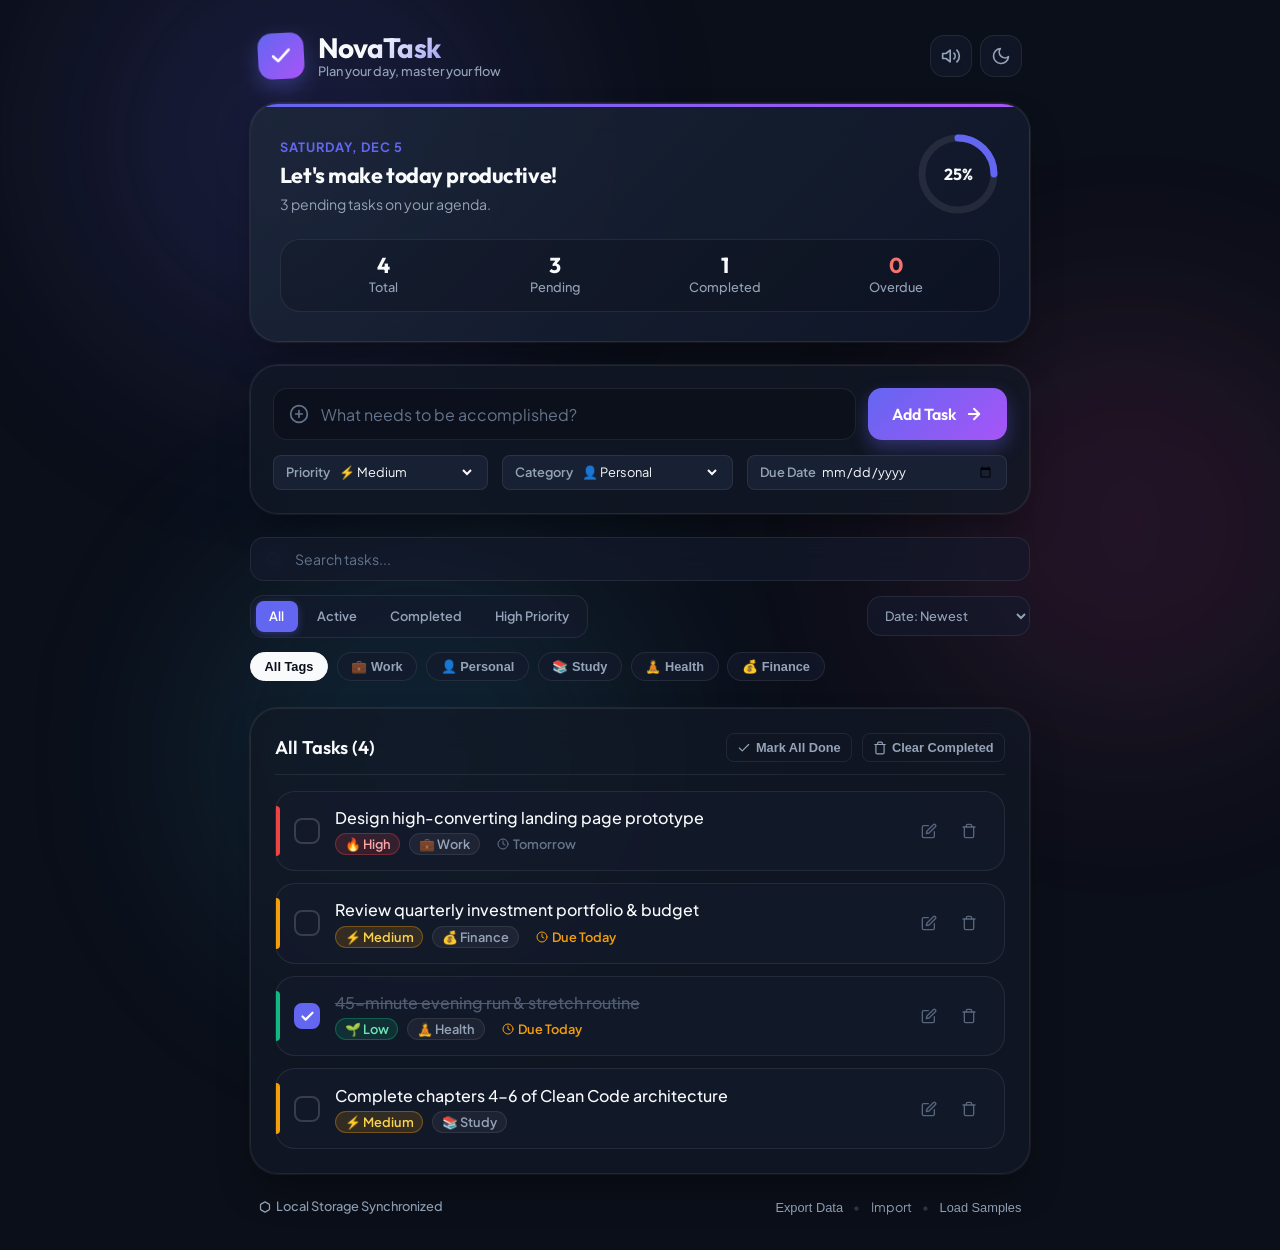
<file: index.html>
<!DOCTYPE html>
<html lang="en">
<head>
  <meta charset="UTF-8">
  <meta name="viewport" content="width=device-width, initial-scale=1.0">
  <meta name="description" content="NovaTask - A sleek, modern, and aesthetic task management to-do application with local storage persistence.">
  <title>NovaTask — Modern To-Do & Task Manager</title>
  <link rel="preconnect" href="https://fonts.googleapis.com">
  <link rel="preconnect" href="https://fonts.gstatic.com" crossorigin>
  <link href="https://fonts.googleapis.com/css2?family=Outfit:wght@400;500;600;700&family=Plus+Jakarta+Sans:wght@400;500;600;700&display=swap" rel="stylesheet">
  <link rel="stylesheet" href="style.css">
</head>
<body data-theme="dark">
  <!-- Dynamic Background Glow Elements -->
  <div class="ambient-glow glow-1" aria-hidden="true"></div>
  <div class="ambient-glow glow-2" aria-hidden="true"></div>
  <div class="ambient-glow glow-3" aria-hidden="true"></div>

  <!-- Confetti Canvas -->
  <canvas id="confetti-canvas" aria-hidden="true"></canvas>

  <div class="app-container">
    <!-- Header -->
    <header class="app-header">
      <div class="header-brand">
        <div class="logo-icon">
          <svg width="24" height="24" viewBox="0 0 24 24" fill="none" stroke="currentColor" stroke-width="2.5" stroke-linecap="round" stroke-linejoin="round">
            <polyline points="20 6 9 17 4 12"></polyline>
          </svg>
        </div>
        <div>
          <h1 class="logo-title">NovaTask</h1>
          <p class="logo-subtitle">Plan your day, master your flow</p>
        </div>
      </div>

      <div class="header-actions">
        <!-- Sound Effect Toggle -->
        <button id="toggle-sound-btn" class="icon-btn" title="Toggle Sound Effects" aria-label="Toggle Sound Effects">
          <svg class="sound-on-icon" width="20" height="20" viewBox="0 0 24 24" fill="none" stroke="currentColor" stroke-width="2" stroke-linecap="round" stroke-linejoin="round">
            <polygon points="11 5 6 9 2 9 2 15 6 15 11 19 11 5"></polygon>
            <path d="M19.07 4.93a10 10 0 0 1 0 14.14M15.54 8.46a5 5 0 0 1 0 7.07"></path>
          </svg>
          <svg class="sound-off-icon hidden" width="20" height="20" viewBox="0 0 24 24" fill="none" stroke="currentColor" stroke-width="2" stroke-linecap="round" stroke-linejoin="round">
            <polygon points="11 5 6 9 2 9 2 15 6 15 11 19 11 5"></polygon>
            <line x1="23" y1="9" x2="17" y2="15"></line>
            <line x1="17" y1="9" x2="23" y2="15"></line>
          </svg>
        </button>

        <!-- Theme Toggle -->
        <button id="theme-toggle-btn" class="icon-btn" title="Toggle Theme" aria-label="Toggle Theme">
          <svg class="moon-icon" width="20" height="20" viewBox="0 0 24 24" fill="none" stroke="currentColor" stroke-width="2" stroke-linecap="round" stroke-linejoin="round">
            <path d="M21 12.79A9 9 0 1 1 11.21 3 7 7 0 0 0 21 12.79z"></path>
          </svg>
          <svg class="sun-icon hidden" width="20" height="20" viewBox="0 0 24 24" fill="none" stroke="currentColor" stroke-width="2" stroke-linecap="round" stroke-linejoin="round">
            <circle cx="12" cy="12" r="5"></circle>
            <line x1="12" y1="1" x2="12" y2="3"></line>
            <line x1="12" y1="21" x2="12" y2="23"></line>
            <line x1="4.22" y1="4.22" x2="5.64" y2="5.64"></line>
            <line x1="18.36" y1="18.36" x2="19.78" y2="19.78"></line>
            <line x1="1" y1="12" x2="3" y2="12"></line>
            <line x1="21" y1="12" x2="23" y2="12"></line>
            <line x1="4.22" y1="19.78" x2="5.64" y2="18.36"></line>
            <line x1="18.36" y1="5.64" x2="19.78" y2="4.22"></line>
          </svg>
        </button>
      </div>
    </header>

    <!-- Stats Card Dashboard -->
    <section class="stats-card">
      <div class="stats-content">
        <div class="stats-text">
          <span class="stats-greeting" id="date-display">Today</span>
          <h2 class="stats-headline" id="stats-headline">Let's make today productive!</h2>
          <p class="stats-subtitle" id="stats-subtitle">You have 0 tasks completed</p>
        </div>
        <div class="progress-ring-container">
          <svg class="progress-ring" width="84" height="84" viewBox="0 0 84 84">
            <circle class="progress-ring-track" cx="42" cy="42" r="36" />
            <circle class="progress-ring-fill" id="progress-circle" cx="42" cy="42" r="36" />
          </svg>
          <div class="progress-text">
            <span id="progress-percent">0%</span>
          </div>
        </div>
      </div>

      <div class="quick-stats-row">
        <div class="quick-stat-item">
          <span class="stat-number" id="total-tasks-count">0</span>
          <span class="stat-label">Total</span>
        </div>
        <div class="quick-stat-divider"></div>
        <div class="quick-stat-item">
          <span class="stat-number" id="active-tasks-count">0</span>
          <span class="stat-label">Pending</span>
        </div>
        <div class="quick-stat-divider"></div>
        <div class="quick-stat-item">
          <span class="stat-number" id="completed-tasks-count">0</span>
          <span class="stat-label">Completed</span>
        </div>
        <div class="quick-stat-divider"></div>
        <div class="quick-stat-item">
          <span class="stat-number text-urgent" id="overdue-tasks-count">0</span>
          <span class="stat-label">Overdue</span>
        </div>
      </div>
    </section>

    <!-- Task Input Form -->
    <section class="task-input-section">
      <form id="task-form" class="task-form" autocomplete="off">
        <div class="input-main-row">
          <div class="input-field-wrapper">
            <span class="input-icon">
              <svg width="20" height="20" viewBox="0 0 24 24" fill="none" stroke="currentColor" stroke-width="2" stroke-linecap="round" stroke-linejoin="round">
                <circle cx="12" cy="12" r="10"></circle>
                <line x1="12" y1="8" x2="12" y2="16"></line>
                <line x1="8" y1="12" x2="16" y2="12"></line>
              </svg>
            </span>
            <input 
              type="text" 
              id="task-title-input" 
              placeholder="What needs to be accomplished?" 
              maxlength="120"
              required
              aria-label="New task title"
            >
          </div>
          <button type="submit" id="add-task-btn" class="primary-btn">
            <span>Add Task</span>
            <svg width="18" height="18" viewBox="0 0 24 24" fill="none" stroke="currentColor" stroke-width="2.5" stroke-linecap="round" stroke-linejoin="round">
              <line x1="5" y1="12" x2="19" y2="12"></line>
              <polyline points="12 5 19 12 12 19"></polyline>
            </svg>
          </button>
        </div>

        <!-- Task Metadata Options -->
        <div class="input-options-row">
          <!-- Priority Selector -->
          <div class="option-group">
            <label for="task-priority-select" class="option-label">Priority</label>
            <select id="task-priority-select" class="select-input">
              <option value="low">🌱 Low</option>
              <option value="medium" selected>⚡ Medium</option>
              <option value="high">🔥 High</option>
            </select>
          </div>

          <!-- Category Selector -->
          <div class="option-group">
            <label for="task-category-select" class="option-label">Category</label>
            <select id="task-category-select" class="select-input">
              <option value="Work">💼 Work</option>
              <option value="Personal" selected>👤 Personal</option>
              <option value="Study">📚 Study</option>
              <option value="Health">🧘 Health</option>
              <option value="Finance">💰 Finance</option>
            </select>
          </div>

          <!-- Due Date -->
          <div class="option-group">
            <label for="task-due-date" class="option-label">Due Date</label>
            <input type="date" id="task-due-date" class="date-input">
          </div>
        </div>
      </form>
    </section>

    <!-- Toolbar: Search, Filters, and Sorting -->
    <section class="toolbar-section">
      <!-- Search Input -->
      <div class="search-bar">
        <svg class="search-icon" width="16" height="16" viewBox="0 0 24 24" fill="none" stroke="currentColor" stroke-width="2" stroke-linecap="round" stroke-linejoin="round">
          <circle cx="11" cy="11" r="8"></circle>
          <line x1="21" y1="21" x2="16.65" y2="16.65"></line>
        </svg>
        <input type="text" id="search-input" placeholder="Search tasks..." aria-label="Search tasks">
        <button id="clear-search-btn" class="clear-search-btn hidden" aria-label="Clear search">×</button>
      </div>

      <!-- Filter Tabs -->
      <div class="filter-tabs-wrapper">
        <div class="filter-tabs" role="tablist">
          <button class="tab-btn active" data-filter="all" role="tab" aria-selected="true">All</button>
          <button class="tab-btn" data-filter="active" role="tab" aria-selected="false">Active</button>
          <button class="tab-btn" data-filter="completed" role="tab" aria-selected="false">Completed</button>
          <button class="tab-btn" data-filter="high-priority" role="tab" aria-selected="false">High Priority</button>
        </div>

        <div class="sort-control">
          <label for="sort-select" class="sr-only">Sort by</label>
          <select id="sort-select" class="sort-select" aria-label="Sort tasks">
            <option value="date-new">Date: Newest</option>
            <option value="date-old">Date: Oldest</option>
            <option value="priority-desc">Priority: High → Low</option>
            <option value="due-soon">Due Date: Soonest</option>
            <option value="alphabetical">Name: A → Z</option>
          </select>
        </div>
      </div>

      <!-- Category Filter Pills -->
      <div class="category-pills" id="category-pills">
        <button class="category-pill active" data-category="all">All Tags</button>
        <button class="category-pill" data-category="Work">💼 Work</button>
        <button class="category-pill" data-category="Personal">👤 Personal</button>
        <button class="category-pill" data-category="Study">📚 Study</button>
        <button class="category-pill" data-category="Health">🧘 Health</button>
        <button class="category-pill" data-category="Finance">💰 Finance</button>
      </div>
    </section>

    <!-- Task List Section -->
    <main class="tasks-section">
      <div class="tasks-header">
        <h3 id="current-view-title" class="current-view-title">All Tasks</h3>
        <div class="bulk-actions">
          <button id="mark-all-done-btn" class="bulk-btn" title="Toggle all tasks completion">
            <svg width="14" height="14" viewBox="0 0 24 24" fill="none" stroke="currentColor" stroke-width="2" stroke-linecap="round" stroke-linejoin="round">
              <polyline points="20 6 9 17 4 12"></polyline>
            </svg>
            <span>Mark All Done</span>
          </button>
          <button id="clear-completed-btn" class="bulk-btn text-danger" title="Remove all completed tasks">
            <svg width="14" height="14" viewBox="0 0 24 24" fill="none" stroke="currentColor" stroke-width="2" stroke-linecap="round" stroke-linejoin="round">
              <polyline points="3 6 5 6 21 6"></polyline>
              <path d="M19 6v14a2 2 0 0 1-2 2H7a2 2 0 0 1-2-2V6m3 0V4a2 2 0 0 1 2-2h4a2 2 0 0 1 2 2v2"></path>
            </svg>
            <span>Clear Completed</span>
          </button>
        </div>
      </div>

      <ul id="task-list" class="task-list" aria-label="Task list">
        <!-- Rendered dynamically by JavaScript -->
      </ul>

      <!-- Empty State -->
      <div id="empty-state" class="empty-state hidden">
        <div class="empty-state-art">
          <svg width="64" height="64" viewBox="0 0 24 24" fill="none" stroke="currentColor" stroke-width="1.5" stroke-linecap="round" stroke-linejoin="round">
            <path d="M14 2H6a2 2 0 0 0-2 2v16a2 2 0 0 0 2 2h12a2 2 0 0 0 2-2V8z"></path>
            <polyline points="14 2 14 8 20 8"></polyline>
            <path d="M9 15l2 2 4-4"></path>
          </svg>
        </div>
        <h4 class="empty-title">No tasks found</h4>
        <p class="empty-desc">Your task list is clear! Enjoy the moment or add a new goal above.</p>
      </div>
    </main>

    <!-- Footer & Utilities -->
    <footer class="app-footer">
      <div class="footer-left">
        <span class="storage-badge">
          <svg width="12" height="12" viewBox="0 0 24 24" fill="none" stroke="currentColor" stroke-width="2.5" stroke-linecap="round" stroke-linejoin="round">
            <path d="M21 16V8a2 2 0 0 0-1-1.73l-7-4a2 2 0 0 0-2 0l-7 4A2 2 0 0 0 3 8v8a2 2 0 0 0 1 1.73l7 4a2 2 0 0 0 2 0l7-4A2 2 0 0 0 21 16z"></path>
          </svg>
          Local Storage Synchronized
        </span>
      </div>
      <div class="footer-right">
        <button id="export-btn" class="footer-link-btn" title="Export tasks as JSON file">Export Data</button>
        <span class="footer-dot">•</span>
        <label for="import-file" class="footer-link-btn" title="Import tasks from JSON file">Import</label>
        <input type="file" id="import-file" accept=".json" class="hidden">
        <span class="footer-dot">•</span>
        <button id="reset-sample-btn" class="footer-link-btn" title="Load sample demo tasks">Load Samples</button>
      </div>
    </footer>
  </div>

  <!-- Edit Task Modal Dialog (Modern native HTML dialog with platform controls) -->
  <dialog id="edit-modal" class="modal-dialog">
    <div class="modal-card">
      <div class="modal-header">
        <h3 class="modal-title">Edit Task</h3>
        <button id="close-modal-btn" class="modal-close-btn" aria-label="Close edit modal">✕</button>
      </div>
      <form id="edit-form" class="modal-form">
        <input type="hidden" id="edit-task-id">
        
        <div class="form-group">
          <label for="edit-task-title" class="modal-label">Task Name</label>
          <input type="text" id="edit-task-title" class="modal-input" required maxlength="120">
        </div>

        <div class="modal-grid">
          <div class="form-group">
            <label for="edit-task-priority" class="modal-label">Priority</label>
            <select id="edit-task-priority" class="modal-select">
              <option value="low">🌱 Low</option>
              <option value="medium">⚡ Medium</option>
              <option value="high">🔥 High</option>
            </select>
          </div>

          <div class="form-group">
            <label for="edit-task-category" class="modal-label">Category</label>
            <select id="edit-task-category" class="modal-select">
              <option value="Work">💼 Work</option>
              <option value="Personal">👤 Personal</option>
              <option value="Study">📚 Study</option>
              <option value="Health">🧘 Health</option>
              <option value="Finance">💰 Finance</option>
            </select>
          </div>
        </div>

        <div class="form-group">
          <label for="edit-task-due" class="modal-label">Due Date</label>
          <input type="date" id="edit-task-due" class="modal-input">
        </div>

        <div class="modal-actions">
          <button type="button" id="cancel-edit-btn" class="btn-secondary">Cancel</button>
          <button type="submit" class="btn-primary">Save Changes</button>
        </div>
      </form>
    </div>
  </dialog>

  <!-- Toast Notification Container -->
  <div id="toast-container" class="toast-container" aria-live="polite"></div>

  <script src="app.js"></script>
</body>
</html>
</file>
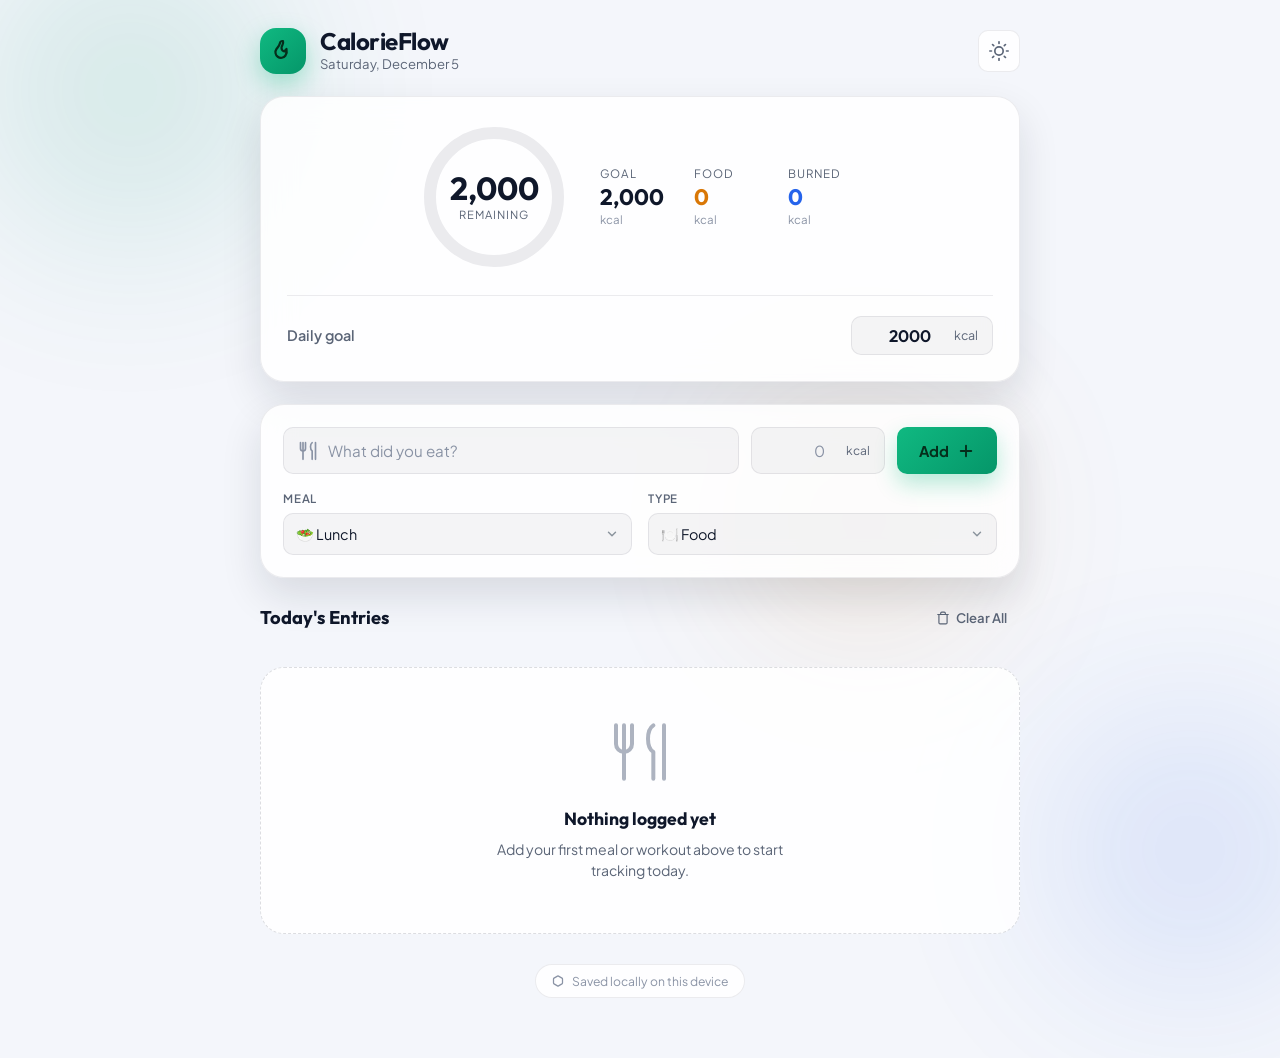
<file: calorie-tracker/index.html>
<!DOCTYPE html>
<html lang="en">
<head>
  <meta charset="UTF-8">
  <meta name="viewport" content="width=device-width, initial-scale=1.0">
  <meta name="description" content="CalorieFlow - a simple, elegant calorie tracker with local storage persistence.">
  <title>CalorieFlow — Daily Calorie Tracker</title>
  <link rel="preconnect" href="https://fonts.googleapis.com">
  <link rel="preconnect" href="https://fonts.gstatic.com" crossorigin>
  <link href="https://fonts.googleapis.com/css2?family=Outfit:wght@400;500;600;700&family=Plus+Jakarta+Sans:wght@400;500;600;700&display=swap" rel="stylesheet">
  <link rel="stylesheet" href="style.css">
</head>
<body data-theme="dark">
  <div class="ambient-glow glow-1" aria-hidden="true"></div>
  <div class="ambient-glow glow-2" aria-hidden="true"></div>
  <div class="ambient-glow glow-3" aria-hidden="true"></div>

  <div class="app-container">
    <header class="app-header">
      <div class="header-brand">
        <div class="logo-icon">
          <svg width="24" height="24" viewBox="0 0 24 24" fill="none" stroke="currentColor" stroke-width="2.2" stroke-linecap="round" stroke-linejoin="round">
            <path d="M12 2c1 3-1.5 4.5-1.5 7A3.5 3.5 0 0 0 14 12.5c0-1 .5-2 1.5-2.5.5 2 .5 4-1 6.5a5.5 5.5 0 0 1-9-6.5c1.5-2 3-3.5 3.5-6 .3-1.4.3-2.2 3-2z"></path>
          </svg>
        </div>
        <div>
          <h1 class="logo-title">CalorieFlow</h1>
          <p class="logo-subtitle" id="date-display">Today</p>
        </div>
      </div>

      <div class="header-actions">
        <button id="theme-toggle-btn" class="icon-btn" title="Toggle theme" aria-label="Toggle theme">
          <svg class="moon-icon" width="20" height="20" viewBox="0 0 24 24" fill="none" stroke="currentColor" stroke-width="2" stroke-linecap="round" stroke-linejoin="round">
            <path d="M21 12.79A9 9 0 1 1 11.21 3 7 7 0 0 0 21 12.79z"></path>
          </svg>
          <svg class="sun-icon hidden" width="20" height="20" viewBox="0 0 24 24" fill="none" stroke="currentColor" stroke-width="2" stroke-linecap="round" stroke-linejoin="round">
            <circle cx="12" cy="12" r="5"></circle>
            <line x1="12" y1="1" x2="12" y2="3"></line>
            <line x1="12" y1="21" x2="12" y2="23"></line>
            <line x1="4.22" y1="4.22" x2="5.64" y2="5.64"></line>
            <line x1="18.36" y1="18.36" x2="19.78" y2="19.78"></line>
            <line x1="1" y1="12" x2="3" y2="12"></line>
            <line x1="21" y1="12" x2="23" y2="12"></line>
            <line x1="4.22" y1="19.78" x2="5.64" y2="18.36"></line>
            <line x1="18.36" y1="5.64" x2="19.78" y2="4.22"></line>
          </svg>
        </button>
      </div>
    </header>

    <section class="summary-card">
      <div class="summary-main">
        <div class="progress-ring-container">
          <svg class="progress-ring" width="148" height="148" viewBox="0 0 148 148">
            <circle class="progress-ring-track" cx="74" cy="74" r="64" />
            <circle class="progress-ring-fill" id="progress-circle" cx="74" cy="74" r="64" />
          </svg>
          <div class="progress-center">
            <span class="progress-value" id="remaining-value">0</span>
            <span class="progress-label" id="remaining-label">remaining</span>
          </div>
        </div>

        <div class="summary-stats">
          <div class="summary-stat">
            <span class="summary-stat-label">Goal</span>
            <span class="summary-stat-value" id="goal-value">2000</span>
            <span class="summary-stat-unit">kcal</span>
          </div>
          <div class="summary-stat">
            <span class="summary-stat-label">Food</span>
            <span class="summary-stat-value accent-food" id="consumed-value">0</span>
            <span class="summary-stat-unit">kcal</span>
          </div>
          <div class="summary-stat">
            <span class="summary-stat-label">Burned</span>
            <span class="summary-stat-value accent-burn" id="burned-value">0</span>
            <span class="summary-stat-unit">kcal</span>
          </div>
        </div>
      </div>

      <div class="goal-row">
        <label for="goal-input" class="goal-label">Daily goal</label>
        <div class="goal-input-group">
          <input type="number" id="goal-input" class="goal-input" min="500" max="10000" step="50" value="2000" aria-label="Daily calorie goal">
          <span class="goal-unit">kcal</span>
        </div>
      </div>
    </section>

    <section class="entry-form-section">
      <form id="entry-form" class="entry-form" autocomplete="off">
        <div class="entry-main-row">
          <div class="input-field-wrapper grow">
            <span class="input-icon">
              <svg width="20" height="20" viewBox="0 0 24 24" fill="none" stroke="currentColor" stroke-width="2" stroke-linecap="round" stroke-linejoin="round">
                <path d="M3 2v7a3 3 0 0 0 6 0V2"></path>
                <path d="M6 2v20"></path>
                <path d="M17 2c-1.5 1-2 3-2 5s.5 4 2 5v10"></path>
                <path d="M21 2v20"></path>
              </svg>
            </span>
            <input type="text" id="food-name-input" placeholder="What did you eat?" maxlength="60" required aria-label="Food name">
          </div>
          <div class="input-field-wrapper cal-field">
            <input type="number" id="food-calories-input" class="cal-input" placeholder="0" min="0" max="10000" required aria-label="Calories">
            <span class="input-suffix">kcal</span>
          </div>
          <button type="submit" class="primary-btn">
            <span>Add</span>
            <svg width="18" height="18" viewBox="0 0 24 24" fill="none" stroke="currentColor" stroke-width="2.5" stroke-linecap="round" stroke-linejoin="round">
              <line x1="12" y1="5" x2="12" y2="19"></line>
              <line x1="5" y1="12" x2="19" y2="12"></line>
            </svg>
          </button>
        </div>

        <div class="entry-options-row">
          <div class="option-group">
            <label for="meal-select" class="option-label">Meal</label>
            <select id="meal-select" class="select-input">
              <option value="breakfast">🍳 Breakfast</option>
              <option value="lunch" selected>🥗 Lunch</option>
              <option value="dinner">🍽️ Dinner</option>
              <option value="snack">🍎 Snack</option>
            </select>
          </div>
          <div class="option-group">
            <label for="type-select" class="option-label">Type</label>
            <select id="type-select" class="select-input">
              <option value="food" selected>🍽️ Food</option>
              <option value="burned">🔥 Exercise</option>
            </select>
          </div>
        </div>
      </form>
    </section>

    <main class="entries-section">
      <div class="entries-header">
        <h3 class="entries-title">Today's Entries</h3>
        <button id="clear-all-btn" class="text-danger-btn">
          <svg width="14" height="14" viewBox="0 0 24 24" fill="none" stroke="currentColor" stroke-width="2" stroke-linecap="round" stroke-linejoin="round">
            <polyline points="3 6 5 6 21 6"></polyline>
            <path d="M19 6v14a2 2 0 0 1-2 2H7a2 2 0 0 1-2-2V6m3 0V4a2 2 0 0 1 2-2h4a2 2 0 0 1 2 2v2"></path>
          </svg>
          <span>Clear All</span>
        </button>
      </div>

      <div id="entries-list" class="entries-list">
        <!-- Rendered dynamically -->
      </div>

      <div id="empty-state" class="empty-state hidden">
        <div class="empty-state-art">
          <svg width="64" height="64" viewBox="0 0 24 24" fill="none" stroke="currentColor" stroke-width="1.5" stroke-linecap="round" stroke-linejoin="round">
            <path d="M3 2v7a3 3 0 0 0 6 0V2"></path>
            <path d="M6 2v20"></path>
            <path d="M17 2c-1.5 1-2 3-2 5s.5 4 2 5v10"></path>
            <path d="M21 2v20"></path>
          </svg>
        </div>
        <h4 class="empty-title">Nothing logged yet</h4>
        <p class="empty-desc">Add your first meal or workout above to start tracking today.</p>
      </div>
    </main>

    <footer class="app-footer">
      <span class="storage-badge">
        <svg width="12" height="12" viewBox="0 0 24 24" fill="none" stroke="currentColor" stroke-width="2.5" stroke-linecap="round" stroke-linejoin="round">
          <path d="M21 16V8a2 2 0 0 0-1-1.73l-7-4a2 2 0 0 0-2 0l-7 4A2 2 0 0 0 3 8v8a2 2 0 0 0 1 1.73l7 4a2 2 0 0 0 2 0l7-4A2 2 0 0 0 21 16z"></path>
        </svg>
        Saved locally on this device
      </span>
    </footer>
  </div>

  <div id="toast-container" class="toast-container" aria-live="polite"></div>

  <script src="app.js"></script>
</body>
</html>
</file>
<file: style.css>
/* ==========================================================================
   NovaTask — Design System & Stylesheet
   Vanilla CSS • Fluid Responsive with clamp() • Glassmorphism • Micro-animations
   ========================================================================== */

:root {
  /* Fonts */
  --font-display: 'Outfit', -apple-system, BlinkMacSystemFont, 'Segoe UI', Roboto, sans-serif;
  --font-body: 'Plus Jakarta Sans', -apple-system, BlinkMacSystemFont, 'Segoe UI', Roboto, sans-serif;

  /* Fluid Typography Scale using clamp(min, preferred, max) */
  --text-xs: clamp(0.7rem, 0.65rem + 0.25vw, 0.8rem);
  --text-sm: clamp(0.78rem, 0.73rem + 0.3vw, 0.88rem);
  --text-base: clamp(0.88rem, 0.82rem + 0.35vw, 1rem);
  --text-md: clamp(1rem, 0.94rem + 0.45vw, 1.15rem);
  --text-lg: clamp(1.15rem, 1.05rem + 0.65vw, 1.35rem);
  --text-xl: clamp(1.35rem, 1.2rem + 1vw, 1.75rem);
  --text-2xl: clamp(1.6rem, 1.4rem + 1.4vw, 2.2rem);

  /* Fluid Spacing Scale using clamp() */
  --space-2xs: clamp(0.2rem, 0.18rem + 0.15vw, 0.35rem);
  --space-xs: clamp(0.35rem, 0.3rem + 0.3vw, 0.55rem);
  --space-sm: clamp(0.6rem, 0.5rem + 0.5vw, 0.85rem);
  --space-md: clamp(0.9rem, 0.75rem + 0.8vw, 1.35rem);
  --space-lg: clamp(1.25rem, 1rem + 1.2vw, 1.85rem);
  --space-xl: clamp(1.6rem, 1.3rem + 1.8vw, 2.5rem);

  /* Fluid Container & Component Dimensions */
  --container-max-w: clamp(300px, 94vw, 780px);
  --input-height: clamp(44px, 5.5vw, 52px);
  --btn-height: clamp(44px, 5.5vw, 52px);
  --modal-width: clamp(280px, 92vw, 520px);

  /* Transitions */
  --ease-spring: cubic-bezier(0.175, 0.885, 0.32, 1.275);
  --ease-smooth: cubic-bezier(0.4, 0, 0.2, 1);
  --trans-fast: 0.18s var(--ease-smooth);
  --trans-normal: 0.28s var(--ease-smooth);
  --trans-bounce: 0.4s var(--ease-spring);

  /* Radius */
  --radius-sm: clamp(6px, 1.2vw, 8px);
  --radius-md: clamp(10px, 2vw, 14px);
  --radius-lg: clamp(14px, 2.5vw, 20px);
  --radius-xl: clamp(18px, 3.2vw, 28px);
  --radius-full: 9999px;
}

/* --------------------------------------------------------------------------
   Themes: Dark (Default) & Light
   -------------------------------------------------------------------------- */
body[data-theme="dark"] {
  --bg-primary: #0b0f19;
  --bg-surface: rgba(18, 24, 38, 0.75);
  --bg-surface-elevated: rgba(28, 36, 56, 0.85);
  --bg-surface-glass: rgba(20, 27, 45, 0.65);
  --bg-input: rgba(13, 17, 28, 0.88);

  --border-subtle: rgba(255, 255, 255, 0.08);
  --border-medium: rgba(255, 255, 255, 0.16);
  --border-focus: #6366f1;

  --text-primary: #f8fafc;
  --text-secondary: #94a3b8;
  --text-muted: #64748b;

  --primary: #6366f1;
  --primary-hover: #4f46e5;
  --primary-glow: rgba(99, 102, 241, 0.35);
  --primary-gradient: linear-gradient(135deg, #6366f1 0%, #a855f7 100%);

  --stat-card-bg: linear-gradient(135deg, rgba(30, 41, 59, 0.8) 0%, rgba(15, 23, 42, 0.9) 100%);
  --shadow-card: 0 20px 40px -15px rgba(0, 0, 0, 0.5), 0 0 1px 1px rgba(255, 255, 255, 0.08);
  --shadow-sm: 0 4px 12px rgba(0, 0, 0, 0.2);

  --glow-color-1: rgba(99, 102, 241, 0.18);
  --glow-color-2: rgba(236, 72, 153, 0.14);
  --glow-color-3: rgba(56, 189, 248, 0.14);

  /* Priorities */
  --p-high-bg: rgba(239, 68, 68, 0.15);
  --p-high-text: #fca5a5;
  --p-high-border: rgba(239, 68, 68, 0.35);

  --p-med-bg: rgba(245, 158, 11, 0.15);
  --p-med-text: #fcd34d;
  --p-med-border: rgba(245, 158, 11, 0.35);

  --p-low-bg: rgba(16, 185, 129, 0.15);
  --p-low-text: #6ee7b7;
  --p-low-border: rgba(16, 185, 129, 0.35);
}

body[data-theme="light"] {
  --bg-primary: #f1f5f9;
  --bg-surface: rgba(255, 255, 255, 0.85);
  --bg-surface-elevated: rgba(255, 255, 255, 0.96);
  --bg-surface-glass: rgba(255, 255, 255, 0.78);
  --bg-input: #ffffff;

  --border-subtle: rgba(0, 0, 0, 0.08);
  --border-medium: rgba(0, 0, 0, 0.14);
  --border-focus: #4f46e5;

  --text-primary: #0f172a;
  --text-secondary: #475569;
  --text-muted: #94a3b8;

  --primary: #4f46e5;
  --primary-hover: #4338ca;
  --primary-glow: rgba(79, 70, 229, 0.25);
  --primary-gradient: linear-gradient(135deg, #4f46e5 0%, #9333ea 100%);

  --stat-card-bg: linear-gradient(135deg, #ffffff 0%, #f8fafc 100%);
  --shadow-card: 0 16px 36px -10px rgba(0, 0, 0, 0.08), 0 0 1px 1px rgba(0, 0, 0, 0.05);
  --shadow-sm: 0 4px 12px rgba(0, 0, 0, 0.04);

  --glow-color-1: rgba(99, 102, 241, 0.12);
  --glow-color-2: rgba(236, 72, 153, 0.09);
  --glow-color-3: rgba(56, 189, 248, 0.1);

  /* Priorities */
  --p-high-bg: rgba(239, 68, 68, 0.1);
  --p-high-text: #b91c1c;
  --p-high-border: rgba(239, 68, 68, 0.3);

  --p-med-bg: rgba(245, 158, 11, 0.12);
  --p-med-text: #b45309;
  --p-med-border: rgba(245, 158, 11, 0.3);

  --p-low-bg: rgba(16, 185, 129, 0.12);
  --p-low-text: #047857;
  --p-low-border: rgba(16, 185, 129, 0.3);
}

/* --------------------------------------------------------------------------
   Reset & Baseline
   -------------------------------------------------------------------------- */
*, *::before, *::after {
  box-sizing: border-box;
  margin: 0;
  padding: 0;
}

html {
  font-size: clamp(14px, 0.85rem + 0.35vw, 16px);
  scroll-behavior: smooth;
}

body {
  font-family: var(--font-body);
  background-color: var(--bg-primary);
  color: var(--text-primary);
  line-height: 1.5;
  min-height: 100vh;
  position: relative;
  overflow-x: hidden;
  display: flex;
  justify-content: center;
  padding: clamp(0.75rem, 2.5vw, 2.5rem) clamp(0.6rem, 3vw, 1.5rem);
  transition: background-color var(--trans-normal), color var(--trans-normal);
}

.sr-only {
  position: absolute;
  width: 1px;
  height: 1px;
  padding: 0;
  margin: -1px;
  overflow: hidden;
  clip: rect(0, 0, 0, 0);
  border: 0;
}

.hidden {
  display: none !important;
}

/* --------------------------------------------------------------------------
   Ambient Glow Orbs
   -------------------------------------------------------------------------- */
.ambient-glow {
  position: fixed;
  border-radius: 50%;
  filter: blur(clamp(60px, 10vw, 110px));
  z-index: 0;
  pointer-events: none;
  opacity: 0.85;
  animation: floatOrb 18s ease-in-out infinite alternate;
}

.glow-1 {
  width: clamp(260px, 45vw, 480px);
  height: clamp(260px, 45vw, 480px);
  background: var(--glow-color-1);
  top: -100px;
  left: 5%;
}

.glow-2 {
  width: clamp(220px, 40vw, 420px);
  height: clamp(220px, 40vw, 420px);
  background: var(--glow-color-2);
  top: 35%;
  right: -60px;
  animation-duration: 22s;
  animation-delay: -5s;
}

.glow-3 {
  width: clamp(240px, 42vw, 450px);
  height: clamp(240px, 42vw, 450px);
  background: var(--glow-color-3);
  bottom: -80px;
  left: 15%;
  animation-duration: 25s;
  animation-delay: -10s;
}

@keyframes floatOrb {
  0% { transform: translate(0, 0) scale(1); }
  50% { transform: translate(30px, 20px) scale(1.08); }
  100% { transform: translate(-20px, -15px) scale(0.95); }
}

/* Confetti Canvas */
#confetti-canvas {
  position: fixed;
  inset: 0;
  width: 100%;
  height: 100%;
  pointer-events: none;
  z-index: 1000;
}

/* --------------------------------------------------------------------------
   App Container (Fluid & Centered)
   -------------------------------------------------------------------------- */
.app-container {
  width: 100%;
  max-width: var(--container-max-w);
  position: relative;
  z-index: 1;
  display: flex;
  flex-direction: column;
  gap: clamp(0.9rem, 1.8vw, 1.5rem);
}

/* --------------------------------------------------------------------------
   Header (Fluid Layout)
   -------------------------------------------------------------------------- */
.app-header {
  display: flex;
  align-items: center;
  justify-content: space-between;
  padding: 0 clamp(0.2rem, 1vw, 0.5rem);
  gap: var(--space-xs);
  flex-wrap: wrap;
}

.header-brand {
  display: flex;
  align-items: center;
  gap: clamp(0.6rem, 1.8vw, 0.85rem);
}

.logo-icon {
  width: clamp(38px, 6vw, 46px);
  height: clamp(38px, 6vw, 46px);
  border-radius: var(--radius-md);
  background: var(--primary-gradient);
  color: #ffffff;
  display: flex;
  align-items: center;
  justify-content: center;
  box-shadow: 0 8px 20px var(--primary-glow);
  transform: rotate(-3deg);
  transition: transform var(--trans-bounce);
  flex-shrink: 0;
}

.logo-icon svg {
  width: clamp(18px, 3.2vw, 24px);
  height: clamp(18px, 3.2vw, 24px);
}

.logo-icon:hover {
  transform: rotate(0deg) scale(1.06);
}

.logo-title {
  font-family: var(--font-display);
  font-size: var(--text-xl);
  font-weight: 700;
  letter-spacing: -0.03em;
  line-height: 1.15;
  background: linear-gradient(135deg, var(--text-primary) 30%, var(--primary) 100%);
  -webkit-background-clip: text;
  -webkit-text-fill-color: transparent;
}

.logo-subtitle {
  font-size: var(--text-xs);
  color: var(--text-secondary);
  font-weight: 500;
  line-height: 1.2;
}

.header-actions {
  display: flex;
  align-items: center;
  gap: clamp(0.35rem, 1vw, 0.5rem);
}

.icon-btn {
  background: var(--bg-surface-glass);
  backdrop-filter: blur(12px);
  -webkit-backdrop-filter: blur(12px);
  border: 1px solid var(--border-subtle);
  color: var(--text-secondary);
  width: clamp(36px, 5.5vw, 42px);
  height: clamp(36px, 5.5vw, 42px);
  border-radius: var(--radius-md);
  cursor: pointer;
  display: flex;
  align-items: center;
  justify-content: center;
  transition: all var(--trans-fast);
  flex-shrink: 0;
}

.icon-btn svg {
  width: clamp(16px, 2.5vw, 20px);
  height: clamp(16px, 2.5vw, 20px);
}

.icon-btn:hover {
  color: var(--text-primary);
  border-color: var(--border-medium);
  background: var(--bg-surface-elevated);
  transform: translateY(-2px);
}

/* --------------------------------------------------------------------------
   Stats Card Dashboard (Fluid Responsive Layout)
   -------------------------------------------------------------------------- */
.stats-card {
  background: var(--stat-card-bg);
  backdrop-filter: blur(18px);
  -webkit-backdrop-filter: blur(18px);
  border: 1px solid var(--border-subtle);
  border-radius: var(--radius-xl);
  padding: clamp(1rem, 2.8vw, 1.8rem);
  box-shadow: var(--shadow-card);
  position: relative;
  overflow: hidden;
  transition: transform var(--trans-fast), box-shadow var(--trans-fast);
}

.stats-card::before {
  content: '';
  position: absolute;
  top: 0;
  left: 0;
  right: 0;
  height: 3px;
  background: var(--primary-gradient);
}

.stats-content {
  display: flex;
  justify-content: space-between;
  align-items: center;
  gap: clamp(0.8rem, 2vw, 1.5rem);
  margin-bottom: clamp(1rem, 2vw, 1.4rem);
}

.stats-text {
  flex: 1;
  min-width: 0;
}

.stats-greeting {
  font-size: var(--text-xs);
  text-transform: uppercase;
  letter-spacing: 0.08em;
  font-weight: 700;
  color: var(--primary);
  display: inline-block;
  margin-bottom: var(--space-2xs);
}

.stats-headline {
  font-family: var(--font-display);
  font-size: var(--text-lg);
  font-weight: 700;
  letter-spacing: -0.02em;
  color: var(--text-primary);
  margin-bottom: var(--space-2xs);
  line-height: 1.25;
}

.stats-subtitle {
  font-size: var(--text-sm);
  color: var(--text-secondary);
}

.progress-ring-container {
  position: relative;
  width: clamp(64px, 12vw, 84px);
  height: clamp(64px, 12vw, 84px);
  flex-shrink: 0;
}

.progress-ring {
  width: 100%;
  height: 100%;
  transform: rotate(-90deg);
}

.progress-ring-track {
  fill: none;
  stroke: var(--border-subtle);
  stroke-width: 7;
}

.progress-ring-fill {
  fill: none;
  stroke: var(--primary);
  stroke-width: 7;
  stroke-linecap: round;
  stroke-dasharray: 226.2;
  stroke-dashoffset: 226.2;
  transition: stroke-dashoffset 0.6s cubic-bezier(0.4, 0, 0.2, 1);
}

.progress-text {
  position: absolute;
  inset: 0;
  display: flex;
  align-items: center;
  justify-content: center;
  font-family: var(--font-display);
  font-size: var(--text-base);
  font-weight: 700;
  color: var(--text-primary);
}

.quick-stats-row {
  display: grid;
  grid-template-columns: repeat(4, 1fr);
  align-items: center;
  background: rgba(0, 0, 0, 0.15);
  border: 1px solid var(--border-subtle);
  border-radius: var(--radius-lg);
  padding: clamp(0.5rem, 1.5vw, 0.85rem) clamp(0.6rem, 2vw, 1.25rem);
  gap: var(--space-2xs);
}

body[data-theme="light"] .quick-stats-row {
  background: rgba(0, 0, 0, 0.03);
}

.quick-stat-item {
  display: flex;
  flex-direction: column;
  align-items: center;
  text-align: center;
}

.stat-number {
  font-family: var(--font-display);
  font-size: var(--text-lg);
  font-weight: 700;
  color: var(--text-primary);
  line-height: 1.15;
}

.stat-label {
  font-size: var(--text-xs);
  color: var(--text-secondary);
  font-weight: 500;
}

.quick-stat-divider {
  display: none;
}

.text-urgent {
  color: #f87171 !important;
}

/* --------------------------------------------------------------------------
   Task Input Section (Fluid Responsive Inputs)
   -------------------------------------------------------------------------- */
.task-input-section {
  background: var(--bg-surface);
  backdrop-filter: blur(18px);
  -webkit-backdrop-filter: blur(18px);
  border: 1px solid var(--border-subtle);
  border-radius: var(--radius-xl);
  padding: clamp(0.85rem, 2vw, 1.4rem);
  box-shadow: var(--shadow-card);
  transition: border-color var(--trans-normal);
}

.task-input-section:focus-within {
  border-color: var(--border-focus);
}

.task-form {
  display: flex;
  flex-direction: column;
  gap: clamp(0.65rem, 1.5vw, 0.9rem);
}

.input-main-row {
  display: flex;
  gap: clamp(0.5rem, 1.5vw, 0.75rem);
  flex-wrap: wrap;
}

.input-field-wrapper {
  position: relative;
  flex: 1 1 240px;
  display: flex;
  align-items: center;
}

.input-icon {
  position: absolute;
  left: clamp(0.75rem, 1.8vw, 1rem);
  color: var(--text-muted);
  pointer-events: none;
  display: flex;
  align-items: center;
}

.input-icon svg {
  width: clamp(16px, 2.5vw, 20px);
  height: clamp(16px, 2.5vw, 20px);
}

#task-title-input {
  width: 100%;
  height: var(--input-height);
  padding: 0 var(--space-sm) 0 clamp(2.4rem, 4.5vw, 2.9rem);
  background: var(--bg-input);
  border: 1px solid var(--border-subtle);
  border-radius: var(--radius-md);
  font-family: var(--font-body);
  font-size: var(--text-base);
  color: var(--text-primary);
  outline: none;
  transition: all var(--trans-fast);
}

#task-title-input:focus {
  border-color: var(--primary);
  box-shadow: 0 0 0 3px var(--primary-glow);
}

#task-title-input::placeholder {
  color: var(--text-muted);
}

.primary-btn {
  height: var(--btn-height);
  padding: 0 clamp(1rem, 2.5vw, 1.5rem);
  border: none;
  border-radius: var(--radius-md);
  background: var(--primary-gradient);
  color: #ffffff;
  font-family: var(--font-display);
  font-weight: 600;
  font-size: var(--text-base);
  cursor: pointer;
  display: flex;
  align-items: center;
  justify-content: center;
  gap: var(--space-xs);
  box-shadow: 0 8px 18px var(--primary-glow);
  white-space: nowrap;
  transition: all var(--trans-bounce);
  flex-shrink: 0;
}

.primary-btn:hover {
  transform: translateY(-2px);
  box-shadow: 0 12px 24px var(--primary-glow);
}

.primary-btn:active {
  transform: translateY(0);
}

.input-options-row {
  display: flex;
  align-items: center;
  gap: clamp(0.45rem, 1.2vw, 0.85rem);
  flex-wrap: wrap;
}

.option-group {
  display: flex;
  align-items: center;
  gap: var(--space-2xs);
  background: var(--bg-surface-elevated);
  border: 1px solid var(--border-subtle);
  border-radius: var(--radius-sm);
  padding: clamp(0.28rem, 0.8vw, 0.45rem) clamp(0.45rem, 1.2vw, 0.75rem);
  flex: 1 1 auto;
}

.option-label {
  font-size: var(--text-xs);
  font-weight: 600;
  color: var(--text-secondary);
  white-space: nowrap;
}

.select-input, .date-input {
  background: transparent;
  border: none;
  color: var(--text-primary);
  font-family: var(--font-body);
  font-size: var(--text-xs);
  outline: none;
  cursor: pointer;
  width: 100%;
}

.select-input option {
  background-color: var(--bg-primary);
  color: var(--text-primary);
}

/* --------------------------------------------------------------------------
   Toolbar Section (Fluid Search, Tabs, Filter Pills, Sorting)
   -------------------------------------------------------------------------- */
.toolbar-section {
  display: flex;
  flex-direction: column;
  gap: clamp(0.6rem, 1.4vw, 0.9rem);
}

.search-bar {
  position: relative;
  display: flex;
  align-items: center;
}

.search-icon {
  position: absolute;
  left: clamp(0.75rem, 1.8vw, 1rem);
  color: var(--text-muted);
  pointer-events: none;
}

#search-input {
  width: 100%;
  height: clamp(38px, 5vw, 44px);
  background: var(--bg-surface-glass);
  backdrop-filter: blur(12px);
  -webkit-backdrop-filter: blur(12px);
  border: 1px solid var(--border-subtle);
  border-radius: var(--radius-md);
  padding: 0 2.2rem 0 clamp(2.2rem, 4vw, 2.75rem);
  font-family: var(--font-body);
  font-size: var(--text-sm);
  color: var(--text-primary);
  outline: none;
  transition: all var(--trans-fast);
}

#search-input:focus {
  border-color: var(--primary);
  background: var(--bg-surface-elevated);
}

#search-input::placeholder {
  color: var(--text-muted);
}

.clear-search-btn {
  position: absolute;
  right: 0.75rem;
  background: none;
  border: none;
  color: var(--text-muted);
  font-size: 1.25rem;
  cursor: pointer;
  padding: 0.2rem 0.4rem;
}

.clear-search-btn:hover {
  color: var(--text-primary);
}

.filter-tabs-wrapper {
  display: flex;
  align-items: center;
  justify-content: space-between;
  gap: clamp(0.5rem, 1.5vw, 0.85rem);
  flex-wrap: wrap;
}

.filter-tabs {
  display: flex;
  gap: clamp(0.2rem, 0.6vw, 0.35rem);
  background: var(--bg-surface-glass);
  padding: 0.3rem;
  border-radius: var(--radius-md);
  border: 1px solid var(--border-subtle);
  overflow-x: auto;
  max-width: 100%;
  scrollbar-width: none;
}

.filter-tabs::-webkit-scrollbar {
  display: none;
}

.tab-btn {
  background: transparent;
  border: none;
  border-radius: var(--radius-sm);
  color: var(--text-secondary);
  font-family: var(--font-body);
  font-size: var(--text-xs);
  font-weight: 600;
  padding: clamp(0.35rem, 1vw, 0.48rem) clamp(0.55rem, 1.5vw, 0.85rem);
  cursor: pointer;
  transition: all var(--trans-fast);
  white-space: nowrap;
}

.tab-btn:hover {
  color: var(--text-primary);
}

.tab-btn.active {
  background: var(--primary);
  color: #ffffff;
  box-shadow: 0 2px 8px var(--primary-glow);
}

.sort-select {
  height: clamp(34px, 4.5vw, 40px);
  background: var(--bg-surface-glass);
  backdrop-filter: blur(12px);
  -webkit-backdrop-filter: blur(12px);
  border: 1px solid var(--border-subtle);
  border-radius: var(--radius-md);
  padding: 0 clamp(0.6rem, 1.2vw, 0.85rem);
  color: var(--text-secondary);
  font-family: var(--font-body);
  font-size: var(--text-xs);
  font-weight: 500;
  outline: none;
  cursor: pointer;
}

.sort-select option {
  background: var(--bg-primary);
  color: var(--text-primary);
}

.category-pills {
  display: flex;
  gap: clamp(0.35rem, 1vw, 0.55rem);
  overflow-x: auto;
  padding-bottom: 0.25rem;
  scrollbar-width: none;
}

.category-pills::-webkit-scrollbar {
  display: none;
}

.category-pill {
  background: var(--bg-surface-glass);
  border: 1px solid var(--border-subtle);
  border-radius: var(--radius-full);
  color: var(--text-secondary);
  font-size: var(--text-xs);
  font-weight: 600;
  padding: clamp(0.28rem, 0.8vw, 0.38rem) clamp(0.6rem, 1.4vw, 0.85rem);
  white-space: nowrap;
  cursor: pointer;
  transition: all var(--trans-fast);
  flex-shrink: 0;
}

.category-pill:hover {
  border-color: var(--border-medium);
  color: var(--text-primary);
}

.category-pill.active {
  background: var(--text-primary);
  color: var(--bg-primary);
  border-color: var(--text-primary);
}

/* --------------------------------------------------------------------------
   Task List (Fluid Cards & Spacing)
   -------------------------------------------------------------------------- */
.tasks-section {
  background: var(--bg-surface);
  backdrop-filter: blur(18px);
  -webkit-backdrop-filter: blur(18px);
  border: 1px solid var(--border-subtle);
  border-radius: var(--radius-xl);
  padding: clamp(0.9rem, 2.2vw, 1.5rem);
  box-shadow: var(--shadow-card);
  min-height: 240px;
}

.tasks-header {
  display: flex;
  align-items: center;
  justify-content: space-between;
  margin-bottom: clamp(0.7rem, 1.5vw, 1rem);
  padding-bottom: clamp(0.5rem, 1vw, 0.75rem);
  border-bottom: 1px solid var(--border-subtle);
  gap: var(--space-xs);
  flex-wrap: wrap;
}

.current-view-title {
  font-family: var(--font-display);
  font-size: var(--text-md);
  font-weight: 600;
  color: var(--text-primary);
}

.bulk-actions {
  display: flex;
  gap: clamp(0.35rem, 1vw, 0.6rem);
}

.bulk-btn {
  background: transparent;
  border: 1px solid var(--border-subtle);
  border-radius: var(--radius-sm);
  color: var(--text-secondary);
  font-size: var(--text-xs);
  font-weight: 600;
  padding: clamp(0.25rem, 0.6vw, 0.35rem) clamp(0.45rem, 1vw, 0.65rem);
  display: flex;
  align-items: center;
  gap: 0.3rem;
  cursor: pointer;
  transition: all var(--trans-fast);
}

.bulk-btn:hover {
  background: var(--bg-surface-elevated);
  color: var(--text-primary);
  border-color: var(--border-medium);
}

.bulk-btn.text-danger:hover {
  color: #ef4444;
  border-color: rgba(239, 68, 68, 0.4);
  background: rgba(239, 68, 68, 0.1);
}

.task-list {
  list-style: none;
  display: flex;
  flex-direction: column;
  gap: clamp(0.5rem, 1.2vw, 0.75rem);
}

/* Individual Task Item Card */
.task-item {
  background: var(--bg-surface-glass);
  border: 1px solid var(--border-subtle);
  border-radius: var(--radius-lg);
  padding: clamp(0.7rem, 1.6vw, 0.95rem) clamp(0.75rem, 1.8vw, 1.15rem);
  display: flex;
  align-items: center;
  gap: clamp(0.6rem, 1.6vw, 0.9rem);
  position: relative;
  transition: all var(--trans-normal);
  animation: taskSlideIn 0.32s var(--ease-spring);
}

@keyframes taskSlideIn {
  from {
    opacity: 0;
    transform: translateY(14px) scale(0.97);
  }
  to {
    opacity: 1;
    transform: translateY(0) scale(1);
  }
}

.task-item.deleting {
  opacity: 0;
  transform: translateX(30px) scale(0.95);
  transition: all 0.28s var(--ease-smooth);
}

.task-item:hover {
  border-color: var(--border-medium);
  background: var(--bg-surface-elevated);
  transform: translateY(-2px);
  box-shadow: var(--shadow-sm);
}

/* Priority Left Accent Strip */
.task-item::before {
  content: '';
  position: absolute;
  left: 0;
  top: 18%;
  bottom: 18%;
  width: 3.5px;
  border-radius: 0 4px 4px 0;
  background: var(--border-subtle);
  transition: background var(--trans-fast);
}

.task-item[data-priority="high"]::before { background: #ef4444; }
.task-item[data-priority="medium"]::before { background: #f59e0b; }
.task-item[data-priority="low"]::before { background: #10b981; }

/* Custom Checkbox */
.task-checkbox-btn {
  width: clamp(22px, 3.8vw, 26px);
  height: clamp(22px, 3.8vw, 26px);
  border-radius: var(--radius-sm);
  border: 2px solid var(--border-medium);
  background: transparent;
  cursor: pointer;
  display: flex;
  align-items: center;
  justify-content: center;
  flex-shrink: 0;
  transition: all var(--trans-bounce);
  color: #ffffff;
}

.task-checkbox-btn:hover {
  border-color: var(--primary);
  transform: scale(1.1);
}

.task-item.completed .task-checkbox-btn {
  background: var(--primary);
  border-color: var(--primary);
}

.task-checkbox-btn svg {
  opacity: 0;
  transform: scale(0.4);
  transition: all var(--trans-bounce);
  width: clamp(12px, 2vw, 15px);
  height: clamp(12px, 2vw, 15px);
}

.task-item.completed .task-checkbox-btn svg {
  opacity: 1;
  transform: scale(1);
}

/* Task Item Body */
.task-body {
  flex: 1;
  min-width: 0;
  display: flex;
  flex-direction: column;
  gap: var(--space-2xs);
}

.task-title {
  font-size: var(--text-base);
  font-weight: 500;
  color: var(--text-primary);
  word-break: break-word;
  transition: all var(--trans-fast);
  line-height: 1.35;
}

.task-item.completed .task-title {
  color: var(--text-muted);
  text-decoration: line-through;
  opacity: 0.75;
}

.task-meta {
  display: flex;
  align-items: center;
  gap: clamp(0.35rem, 0.8vw, 0.55rem);
  flex-wrap: wrap;
}

.badge {
  font-size: var(--text-xs);
  font-weight: 600;
  padding: 0.12rem clamp(0.35rem, 1vw, 0.55rem);
  border-radius: var(--radius-full);
  display: inline-flex;
  align-items: center;
  gap: 0.25rem;
  line-height: 1.25;
}

.priority-badge-high {
  background: var(--p-high-bg);
  color: var(--p-high-text);
  border: 1px solid var(--p-high-border);
}

.priority-badge-medium {
  background: var(--p-med-bg);
  color: var(--p-med-text);
  border: 1px solid var(--p-med-border);
}

.priority-badge-low {
  background: var(--p-low-bg);
  color: var(--p-low-text);
  border: 1px solid var(--p-low-border);
}

.category-badge {
  background: rgba(255, 255, 255, 0.05);
  color: var(--text-secondary);
  border: 1px solid var(--border-subtle);
}

body[data-theme="light"] .category-badge {
  background: rgba(0, 0, 0, 0.05);
}

.date-badge {
  font-size: var(--text-xs);
  color: var(--text-muted);
  display: inline-flex;
  align-items: center;
  gap: 0.25rem;
}

.date-badge.overdue {
  color: #ef4444;
  font-weight: 600;
}

.date-badge.due-today {
  color: #f59e0b;
  font-weight: 600;
}

/* Task Item Actions */
.task-actions {
  display: flex;
  align-items: center;
  gap: clamp(0.2rem, 0.5vw, 0.35rem);
  opacity: 0.85;
  transition: opacity var(--trans-fast);
  flex-shrink: 0;
}

.action-btn {
  background: transparent;
  border: none;
  color: var(--text-muted);
  width: clamp(28px, 4.5vw, 34px);
  height: clamp(28px, 4.5vw, 34px);
  border-radius: var(--radius-sm);
  display: flex;
  align-items: center;
  justify-content: center;
  cursor: pointer;
  transition: all var(--trans-fast);
}

.action-btn svg {
  width: clamp(14px, 2vw, 16px);
  height: clamp(14px, 2vw, 16px);
}

.action-btn:hover {
  background: var(--border-subtle);
  color: var(--text-primary);
}

.action-btn.edit-btn:hover { color: var(--primary); }
.action-btn.delete-btn:hover {
  color: #ef4444;
  background: rgba(239, 68, 68, 0.12);
}

/* Empty State */
.empty-state {
  display: flex;
  flex-direction: column;
  align-items: center;
  justify-content: center;
  text-align: center;
  padding: clamp(2.5rem, 6vw, 3.8rem) 1rem;
  color: var(--text-secondary);
}

.empty-state-art {
  width: clamp(60px, 12vw, 80px);
  height: clamp(60px, 12vw, 80px);
  border-radius: var(--radius-full);
  background: var(--bg-surface-elevated);
  display: flex;
  align-items: center;
  justify-content: center;
  color: var(--primary);
  margin-bottom: var(--space-md);
  box-shadow: 0 8px 24px rgba(0, 0, 0, 0.1);
}

.empty-state-art svg {
  width: clamp(32px, 6vw, 48px);
  height: clamp(32px, 6vw, 48px);
}

.empty-title {
  font-family: var(--font-display);
  font-size: var(--text-md);
  font-weight: 700;
  color: var(--text-primary);
  margin-bottom: var(--space-2xs);
}

.empty-desc {
  font-size: var(--text-sm);
  max-width: 320px;
  color: var(--text-secondary);
}

/* --------------------------------------------------------------------------
   Footer & Utilities
   -------------------------------------------------------------------------- */
.app-footer {
  display: flex;
  align-items: center;
  justify-content: space-between;
  padding: 0 var(--space-xs);
  font-size: var(--text-xs);
  color: var(--text-muted);
  flex-wrap: wrap;
  gap: var(--space-xs);
}

.storage-badge {
  display: inline-flex;
  align-items: center;
  gap: 0.35rem;
  color: var(--text-secondary);
  font-weight: 500;
}

.footer-right {
  display: flex;
  align-items: center;
  gap: clamp(0.4rem, 1vw, 0.65rem);
}

.footer-link-btn {
  background: none;
  border: none;
  color: var(--text-secondary);
  font-size: var(--text-xs);
  cursor: pointer;
  transition: color var(--trans-fast);
  text-decoration: underline;
  text-decoration-color: transparent;
}

.footer-link-btn:hover {
  color: var(--primary);
  text-decoration-color: var(--primary);
}

.footer-dot {
  color: var(--border-medium);
}

/* --------------------------------------------------------------------------
   Modal Dialog (<dialog>) Fluid Layout
   -------------------------------------------------------------------------- */
.modal-dialog {
  border: none;
  background: transparent;
  padding: 0;
  margin: auto;
  width: var(--modal-width);
  border-radius: var(--radius-xl);
  overflow: visible;
}

.modal-dialog::backdrop {
  background: rgba(0, 0, 0, 0.65);
  backdrop-filter: blur(8px);
  -webkit-backdrop-filter: blur(8px);
  animation: fadeIn 0.25s ease-out;
}

@keyframes fadeIn {
  from { opacity: 0; }
  to { opacity: 1; }
}

.modal-card {
  background: var(--bg-surface-elevated);
  border: 1px solid var(--border-medium);
  border-radius: var(--radius-xl);
  padding: clamp(1.2rem, 3.2vw, 1.85rem);
  box-shadow: 0 25px 50px -12px rgba(0, 0, 0, 0.6);
  color: var(--text-primary);
  animation: modalScaleUp 0.25s var(--ease-spring);
}

@keyframes modalScaleUp {
  from {
    opacity: 0;
    transform: scale(0.92);
  }
  to {
    opacity: 1;
    transform: scale(1);
  }
}

.modal-header {
  display: flex;
  align-items: center;
  justify-content: space-between;
  margin-bottom: clamp(1rem, 2vw, 1.4rem);
}

.modal-title {
  font-family: var(--font-display);
  font-size: var(--text-lg);
  font-weight: 700;
}

.modal-close-btn {
  background: transparent;
  border: none;
  color: var(--text-muted);
  font-size: 1.2rem;
  cursor: pointer;
  width: 32px;
  height: 32px;
  border-radius: var(--radius-sm);
  display: flex;
  align-items: center;
  justify-content: center;
}

.modal-close-btn:hover {
  color: var(--text-primary);
  background: var(--border-subtle);
}

.modal-form {
  display: flex;
  flex-direction: column;
  gap: clamp(0.75rem, 1.8vw, 1.1rem);
}

.form-group {
  display: flex;
  flex-direction: column;
  gap: var(--space-2xs);
}

.modal-label {
  font-size: var(--text-xs);
  font-weight: 600;
  color: var(--text-secondary);
}

.modal-input, .modal-select {
  height: clamp(40px, 5.2vw, 46px);
  background: var(--bg-input);
  border: 1px solid var(--border-subtle);
  border-radius: var(--radius-md);
  padding: 0 var(--space-sm);
  font-family: var(--font-body);
  font-size: var(--text-sm);
  color: var(--text-primary);
  outline: none;
  transition: border-color var(--trans-fast);
}

.modal-input:focus, .modal-select:focus {
  border-color: var(--primary);
}

.modal-grid {
  display: grid;
  grid-template-columns: repeat(auto-fit, minmax(130px, 1fr));
  gap: clamp(0.6rem, 1.5vw, 0.85rem);
}

.modal-actions {
  display: flex;
  justify-content: flex-end;
  gap: clamp(0.5rem, 1.2vw, 0.75rem);
  margin-top: var(--space-xs);
  flex-wrap: wrap;
}

.btn-secondary {
  height: clamp(38px, 4.8vw, 44px);
  padding: 0 clamp(0.9rem, 2vw, 1.25rem);
  background: transparent;
  border: 1px solid var(--border-subtle);
  border-radius: var(--radius-md);
  color: var(--text-secondary);
  font-weight: 600;
  font-size: var(--text-sm);
  cursor: pointer;
  transition: all var(--trans-fast);
}

.btn-secondary:hover {
  background: var(--border-subtle);
  color: var(--text-primary);
}

.btn-primary {
  height: clamp(38px, 4.8vw, 44px);
  padding: 0 clamp(1rem, 2.2vw, 1.4rem);
  background: var(--primary-gradient);
  border: none;
  border-radius: var(--radius-md);
  color: #ffffff;
  font-weight: 600;
  font-size: var(--text-sm);
  cursor: pointer;
  box-shadow: 0 4px 14px var(--primary-glow);
  transition: all var(--trans-fast);
}

.btn-primary:hover {
  transform: translateY(-1px);
  box-shadow: 0 6px 18px var(--primary-glow);
}

/* --------------------------------------------------------------------------
   Toast Notifications (Fluid Responsive)
   -------------------------------------------------------------------------- */
.toast-container {
  position: fixed;
  bottom: clamp(1rem, 2.5vw, 1.5rem);
  right: clamp(1rem, 2.5vw, 1.5rem);
  left: auto;
  z-index: 10000;
  display: flex;
  flex-direction: column;
  gap: clamp(0.4rem, 1vw, 0.6rem);
  pointer-events: none;
}

.toast {
  pointer-events: auto;
  background: var(--bg-surface-elevated);
  backdrop-filter: blur(16px);
  -webkit-backdrop-filter: blur(16px);
  border: 1px solid var(--border-medium);
  border-radius: var(--radius-md);
  padding: clamp(0.65rem, 1.5vw, 0.85rem) clamp(0.85rem, 2vw, 1.15rem);
  color: var(--text-primary);
  font-size: var(--text-sm);
  box-shadow: 0 12px 30px rgba(0, 0, 0, 0.4);
  display: flex;
  align-items: center;
  gap: var(--space-xs);
  width: clamp(260px, 86vw, 380px);
  animation: toastSlideUp 0.3s var(--ease-spring);
  transition: all 0.25s ease;
}

@keyframes toastSlideUp {
  from {
    opacity: 0;
    transform: translateY(20px) scale(0.9);
  }
  to {
    opacity: 1;
    transform: translateY(0) scale(1);
  }
}

.toast.hiding {
  opacity: 0;
  transform: translateY(12px) scale(0.9);
}

.toast-undo-btn {
  background: var(--primary);
  border: none;
  border-radius: var(--radius-sm);
  color: #fff;
  font-size: var(--text-xs);
  font-weight: 700;
  padding: 0.25rem 0.6rem;
  cursor: pointer;
  margin-left: auto;
  white-space: nowrap;
}

/* --------------------------------------------------------------------------
   Fluid Fallback Media Queries for Extra Small Screens (< 480px)
   -------------------------------------------------------------------------- */
@media (max-width: 480px) {
  .toast-container {
    left: clamp(0.75rem, 2vw, 1rem);
    right: clamp(0.75rem, 2vw, 1rem);
  }

  .toast {
    width: 100%;
  }

  .primary-btn {
    width: 100%;
  }

  .filter-tabs-wrapper {
    flex-direction: column;
    align-items: stretch;
  }

  .sort-select {
    width: 100%;
  }

  .bulk-actions span {
    display: none;
  }

  .bulk-btn {
    padding: 0.4rem;
  }

  .modal-actions {
    flex-direction: column;
  }

  .btn-primary, .btn-secondary {
    width: 100%;
    justify-content: center;
  }
}
</file>
<file: calorie-tracker/style.css>
:root {
  --font-display: 'Outfit', system-ui, sans-serif;
  --font-body: 'Plus Jakarta Sans', system-ui, sans-serif;
  --radius-sm: 10px;
  --radius-md: 16px;
  --radius-lg: 24px;
  --radius-full: 999px;
  --transition: 0.25s cubic-bezier(0.4, 0, 0.2, 1);
}

body[data-theme="dark"] {
  --bg: #0d1117;
  --bg-elevated: #161b22;
  --bg-card: rgba(22, 27, 34, 0.72);
  --bg-input: rgba(255, 255, 255, 0.04);
  --border: rgba(255, 255, 255, 0.08);
  --border-strong: rgba(255, 255, 255, 0.14);
  --text: #e6edf3;
  --text-muted: #8b949e;
  --text-faint: #6e7681;
  --accent: #34d399;
  --accent-strong: #10b981;
  --accent-soft: rgba(52, 211, 153, 0.14);
  --food: #fbbf24;
  --food-soft: rgba(251, 191, 36, 0.14);
  --burn: #60a5fa;
  --burn-soft: rgba(96, 165, 250, 0.14);
  --danger: #f87171;
  --danger-soft: rgba(248, 113, 113, 0.12);
  --shadow: 0 18px 40px rgba(0, 0, 0, 0.45);
  --track: rgba(255, 255, 255, 0.08);
}

body[data-theme="light"] {
  --bg: #f4f6fb;
  --bg-elevated: #ffffff;
  --bg-card: rgba(255, 255, 255, 0.85);
  --bg-input: rgba(15, 23, 42, 0.04);
  --border: rgba(15, 23, 42, 0.08);
  --border-strong: rgba(15, 23, 42, 0.14);
  --text: #0f172a;
  --text-muted: #5b6577;
  --text-faint: #8a93a5;
  --accent: #10b981;
  --accent-strong: #059669;
  --accent-soft: rgba(16, 185, 129, 0.12);
  --food: #d97706;
  --food-soft: rgba(217, 119, 6, 0.12);
  --burn: #2563eb;
  --burn-soft: rgba(37, 99, 235, 0.12);
  --danger: #dc2626;
  --danger-soft: rgba(220, 38, 38, 0.1);
  --shadow: 0 18px 40px rgba(15, 23, 42, 0.12);
  --track: rgba(15, 23, 42, 0.08);
}

* {
  margin: 0;
  padding: 0;
  box-sizing: border-box;
}

html,
body {
  min-height: 100%;
}

body {
  font-family: var(--font-body);
  background: var(--bg);
  color: var(--text);
  line-height: 1.5;
  -webkit-font-smoothing: antialiased;
  transition: background var(--transition), color var(--transition);
  overflow-x: hidden;
  padding: 28px 20px 60px;
}

.hidden {
  display: none !important;
}

.ambient-glow {
  position: fixed;
  border-radius: 50%;
  filter: blur(90px);
  opacity: 0.4;
  pointer-events: none;
  z-index: 0;
  transition: opacity var(--transition);
}

.glow-1 {
  width: 420px;
  height: 420px;
  top: -120px;
  left: -80px;
  background: radial-gradient(circle, var(--accent-strong), transparent 70%);
}

.glow-2 {
  width: 380px;
  height: 380px;
  bottom: -140px;
  right: -100px;
  background: radial-gradient(circle, var(--burn), transparent 70%);
  opacity: 0.3;
}

.glow-3 {
  width: 320px;
  height: 320px;
  top: 40%;
  right: 20%;
  background: radial-gradient(circle, var(--food), transparent 70%);
  opacity: 0.18;
}

body[data-theme="light"] .ambient-glow {
  opacity: 0.22;
}

.app-container {
  position: relative;
  z-index: 1;
  width: 100%;
  max-width: 760px;
  margin: 0 auto;
  display: flex;
  flex-direction: column;
  gap: 22px;
}

/* Header */
.app-header {
  display: flex;
  align-items: center;
  justify-content: space-between;
  gap: 16px;
}

.header-brand {
  display: flex;
  align-items: center;
  gap: 14px;
}

.logo-icon {
  width: 46px;
  height: 46px;
  display: grid;
  place-items: center;
  border-radius: var(--radius-md);
  background: linear-gradient(135deg, var(--accent), var(--accent-strong));
  color: #052e1b;
  box-shadow: 0 10px 24px rgba(16, 185, 129, 0.35);
}

.logo-title {
  font-family: var(--font-display);
  font-size: 1.5rem;
  font-weight: 700;
  letter-spacing: -0.02em;
  line-height: 1.1;
}

.logo-subtitle {
  font-size: 0.82rem;
  color: var(--text-muted);
}

.icon-btn {
  width: 42px;
  height: 42px;
  display: grid;
  place-items: center;
  border-radius: var(--radius-sm);
  border: 1px solid var(--border);
  background: var(--bg-card);
  color: var(--text-muted);
  cursor: pointer;
  transition: all var(--transition);
  backdrop-filter: blur(12px);
}

.icon-btn:hover {
  color: var(--text);
  border-color: var(--border-strong);
  transform: translateY(-2px);
}

/* Summary card */
.summary-card {
  background: var(--bg-card);
  border: 1px solid var(--border);
  border-radius: var(--radius-lg);
  padding: 26px;
  box-shadow: var(--shadow);
  backdrop-filter: blur(16px);
  display: flex;
  flex-direction: column;
  gap: 24px;
}

.summary-main {
  display: flex;
  align-items: center;
  gap: 32px;
  flex-wrap: wrap;
  justify-content: center;
}

.progress-ring-container {
  position: relative;
  width: 148px;
  height: 148px;
  flex-shrink: 0;
}

.progress-ring {
  transform: rotate(-90deg);
}

.progress-ring-track {
  fill: none;
  stroke: var(--track);
  stroke-width: 12;
}

.progress-ring-fill {
  fill: none;
  stroke: var(--accent);
  stroke-width: 12;
  stroke-linecap: round;
  stroke-dasharray: 402;
  stroke-dashoffset: 402;
  transition: stroke-dashoffset 0.6s cubic-bezier(0.4, 0, 0.2, 1), stroke var(--transition);
}

.progress-ring-fill.over {
  stroke: var(--danger);
}

.progress-center {
  position: absolute;
  inset: 0;
  display: flex;
  flex-direction: column;
  align-items: center;
  justify-content: center;
  gap: 2px;
}

.progress-value {
  font-family: var(--font-display);
  font-size: 2rem;
  font-weight: 700;
  line-height: 1;
}

.progress-label {
  font-size: 0.7rem;
  text-transform: uppercase;
  letter-spacing: 0.08em;
  color: var(--text-muted);
}

.summary-stats {
  display: flex;
  gap: 22px;
  flex-wrap: wrap;
}

.summary-stat {
  display: flex;
  flex-direction: column;
  gap: 2px;
  min-width: 72px;
}

.summary-stat-label {
  font-size: 0.72rem;
  text-transform: uppercase;
  letter-spacing: 0.08em;
  color: var(--text-muted);
}

.summary-stat-value {
  font-family: var(--font-display);
  font-size: 1.4rem;
  font-weight: 700;
  line-height: 1.1;
}

.summary-stat-unit {
  font-size: 0.72rem;
  color: var(--text-faint);
}

.accent-food {
  color: var(--food);
}

.accent-burn {
  color: var(--burn);
}

.goal-row {
  display: flex;
  align-items: center;
  justify-content: space-between;
  gap: 16px;
  padding-top: 20px;
  border-top: 1px solid var(--border);
  flex-wrap: wrap;
}

.goal-label {
  font-size: 0.9rem;
  font-weight: 600;
  color: var(--text-muted);
}

.goal-input-group {
  display: flex;
  align-items: center;
  gap: 8px;
  background: var(--bg-input);
  border: 1px solid var(--border);
  border-radius: var(--radius-sm);
  padding: 8px 14px;
  transition: border-color var(--transition);
}

.goal-input-group:focus-within {
  border-color: var(--accent);
}

.goal-input {
  width: 80px;
  border: none;
  background: transparent;
  color: var(--text);
  font-family: var(--font-display);
  font-size: 1.05rem;
  font-weight: 600;
  outline: none;
  text-align: right;
}

.goal-unit {
  font-size: 0.78rem;
  color: var(--text-muted);
}

/* Entry form */
.entry-form-section {
  background: var(--bg-card);
  border: 1px solid var(--border);
  border-radius: var(--radius-lg);
  padding: 22px;
  box-shadow: var(--shadow);
  backdrop-filter: blur(16px);
}

.entry-form {
  display: flex;
  flex-direction: column;
  gap: 16px;
}

.entry-main-row {
  display: flex;
  gap: 12px;
  flex-wrap: wrap;
}

.input-field-wrapper {
  position: relative;
  display: flex;
  align-items: center;
  background: var(--bg-input);
  border: 1px solid var(--border);
  border-radius: var(--radius-sm);
  padding: 0 14px;
  transition: border-color var(--transition), background var(--transition);
}

.input-field-wrapper:focus-within {
  border-color: var(--accent);
  background: var(--bg-elevated);
}

.input-field-wrapper.grow {
  flex: 1 1 200px;
}

.input-icon {
  display: flex;
  color: var(--text-faint);
  margin-right: 10px;
}

.input-field-wrapper input {
  flex: 1;
  min-width: 0;
  border: none;
  background: transparent;
  color: var(--text);
  font-family: inherit;
  font-size: 0.95rem;
  padding: 13px 0;
  outline: none;
}

.input-field-wrapper input::placeholder {
  color: var(--text-faint);
}

.cal-field {
  flex: 0 0 120px;
}

.cal-input {
  text-align: right;
}

.input-suffix {
  font-size: 0.75rem;
  color: var(--text-muted);
  margin-left: 6px;
}

.primary-btn {
  display: inline-flex;
  align-items: center;
  gap: 8px;
  padding: 0 22px;
  border: none;
  border-radius: var(--radius-sm);
  background: linear-gradient(135deg, var(--accent), var(--accent-strong));
  color: #052e1b;
  font-family: inherit;
  font-size: 0.92rem;
  font-weight: 700;
  cursor: pointer;
  transition: all var(--transition);
  box-shadow: 0 10px 22px rgba(16, 185, 129, 0.3);
}

.primary-btn:hover {
  transform: translateY(-2px);
  box-shadow: 0 14px 28px rgba(16, 185, 129, 0.4);
}

.primary-btn:active {
  transform: translateY(0);
}

.entry-options-row {
  display: flex;
  gap: 16px;
  flex-wrap: wrap;
}

.option-group {
  display: flex;
  flex-direction: column;
  gap: 6px;
  flex: 1 1 160px;
}

.option-label {
  font-size: 0.72rem;
  text-transform: uppercase;
  letter-spacing: 0.07em;
  color: var(--text-muted);
  font-weight: 600;
}

.select-input {
  appearance: none;
  border: 1px solid var(--border);
  background: var(--bg-input);
  color: var(--text);
  font-family: inherit;
  font-size: 0.9rem;
  padding: 11px 34px 11px 12px;
  border-radius: var(--radius-sm);
  cursor: pointer;
  outline: none;
  transition: border-color var(--transition);
  background-image: url("data:image/svg+xml,%3Csvg xmlns='http://www.w3.org/2000/svg' width='14' height='14' viewBox='0 0 24 24' fill='none' stroke='%238b949e' stroke-width='2.5' stroke-linecap='round' stroke-linejoin='round'%3E%3Cpolyline points='6 9 12 15 18 9'/%3E%3C/svg%3E");
  background-repeat: no-repeat;
  background-position: right 12px center;
}

.select-input:focus {
  border-color: var(--accent);
}

.select-input option {
  background: var(--bg-elevated);
  color: var(--text);
}

/* Entries */
.entries-section {
  display: flex;
  flex-direction: column;
  gap: 16px;
}

.entries-header {
  display: flex;
  align-items: center;
  justify-content: space-between;
  gap: 12px;
}

.entries-title {
  font-family: var(--font-display);
  font-size: 1.15rem;
  font-weight: 700;
}

.text-danger-btn {
  display: inline-flex;
  align-items: center;
  gap: 6px;
  border: 1px solid transparent;
  background: transparent;
  color: var(--text-muted);
  font-family: inherit;
  font-size: 0.82rem;
  font-weight: 600;
  padding: 8px 12px;
  border-radius: var(--radius-sm);
  cursor: pointer;
  transition: all var(--transition);
}

.text-danger-btn:hover {
  color: var(--danger);
  background: var(--danger-soft);
  border-color: var(--danger-soft);
}

.entries-list {
  display: flex;
  flex-direction: column;
  gap: 18px;
}

.meal-group {
  display: flex;
  flex-direction: column;
  gap: 8px;
}

.meal-group-header {
  display: flex;
  align-items: center;
  justify-content: space-between;
  padding: 0 4px;
}

.meal-group-name {
  font-size: 0.78rem;
  font-weight: 700;
  text-transform: uppercase;
  letter-spacing: 0.08em;
  color: var(--text-muted);
}

.meal-group-total {
  font-size: 0.78rem;
  font-weight: 600;
  color: var(--text-faint);
}

.entry-item {
  display: flex;
  align-items: center;
  gap: 14px;
  background: var(--bg-card);
  border: 1px solid var(--border);
  border-radius: var(--radius-md);
  padding: 14px 16px;
  backdrop-filter: blur(12px);
  transition: all var(--transition);
  animation: slideIn 0.3s ease;
}

@keyframes slideIn {
  from {
    opacity: 0;
    transform: translateY(-6px);
  }
  to {
    opacity: 1;
    transform: translateY(0);
  }
}

.entry-item:hover {
  border-color: var(--border-strong);
  transform: translateX(2px);
}

.entry-icon {
  width: 38px;
  height: 38px;
  flex-shrink: 0;
  display: grid;
  place-items: center;
  border-radius: var(--radius-sm);
  font-size: 1.1rem;
  background: var(--food-soft);
}

.entry-item.burned .entry-icon {
  background: var(--burn-soft);
}

.entry-info {
  flex: 1;
  min-width: 0;
}

.entry-name {
  font-size: 0.95rem;
  font-weight: 600;
  white-space: nowrap;
  overflow: hidden;
  text-overflow: ellipsis;
}

.entry-meta {
  font-size: 0.75rem;
  color: var(--text-muted);
  text-transform: capitalize;
}

.entry-calories {
  font-family: var(--font-display);
  font-size: 1rem;
  font-weight: 700;
  color: var(--food);
  white-space: nowrap;
}

.entry-item.burned .entry-calories {
  color: var(--burn);
}

.delete-btn {
  width: 32px;
  height: 32px;
  flex-shrink: 0;
  display: grid;
  place-items: center;
  border: none;
  background: transparent;
  color: var(--text-faint);
  border-radius: var(--radius-sm);
  cursor: pointer;
  transition: all var(--transition);
}

.delete-btn:hover {
  color: var(--danger);
  background: var(--danger-soft);
}

/* Empty state */
.empty-state {
  text-align: center;
  padding: 52px 24px;
  background: var(--bg-card);
  border: 1px dashed var(--border-strong);
  border-radius: var(--radius-lg);
}

.empty-state-art {
  color: var(--text-faint);
  margin-bottom: 16px;
  opacity: 0.7;
}

.empty-title {
  font-family: var(--font-display);
  font-size: 1.1rem;
  font-weight: 700;
  margin-bottom: 6px;
}

.empty-desc {
  font-size: 0.88rem;
  color: var(--text-muted);
  max-width: 320px;
  margin: 0 auto;
}

/* Footer */
.app-footer {
  display: flex;
  justify-content: center;
  padding-top: 8px;
}

.storage-badge {
  display: inline-flex;
  align-items: center;
  gap: 8px;
  font-size: 0.76rem;
  color: var(--text-faint);
  border: 1px solid var(--border);
  border-radius: var(--radius-full);
  padding: 7px 16px;
  background: var(--bg-card);
}

/* Toast */
.toast-container {
  position: fixed;
  bottom: 24px;
  left: 50%;
  transform: translateX(-50%);
  display: flex;
  flex-direction: column;
  gap: 10px;
  z-index: 100;
  align-items: center;
}

.toast {
  display: flex;
  align-items: center;
  gap: 10px;
  background: var(--bg-elevated);
  border: 1px solid var(--border-strong);
  color: var(--text);
  font-size: 0.86rem;
  font-weight: 500;
  padding: 12px 20px;
  border-radius: var(--radius-full);
  box-shadow: var(--shadow);
  animation: toastIn 0.3s ease;
}

.toast.success {
  border-color: var(--accent);
}

.toast.danger {
  border-color: var(--danger);
}

@keyframes toastIn {
  from {
    opacity: 0;
    transform: translateY(12px);
  }
  to {
    opacity: 1;
    transform: translateY(0);
  }
}

.toast.out {
  animation: toastOut 0.25s ease forwards;
}

@keyframes toastOut {
  to {
    opacity: 0;
    transform: translateY(12px);
  }
}

@media (max-width: 560px) {
  body {
    padding: 20px 14px 48px;
  }

  .summary-main {
    gap: 22px;
  }

  .summary-stats {
    width: 100%;
    justify-content: space-around;
  }

  .primary-btn span {
    display: inline;
  }

  .entry-main-row .primary-btn {
    flex: 1 1 100%;
    justify-content: center;
    padding: 14px;
  }

  .logo-title {
    font-size: 1.25rem;
  }
}
</file>
